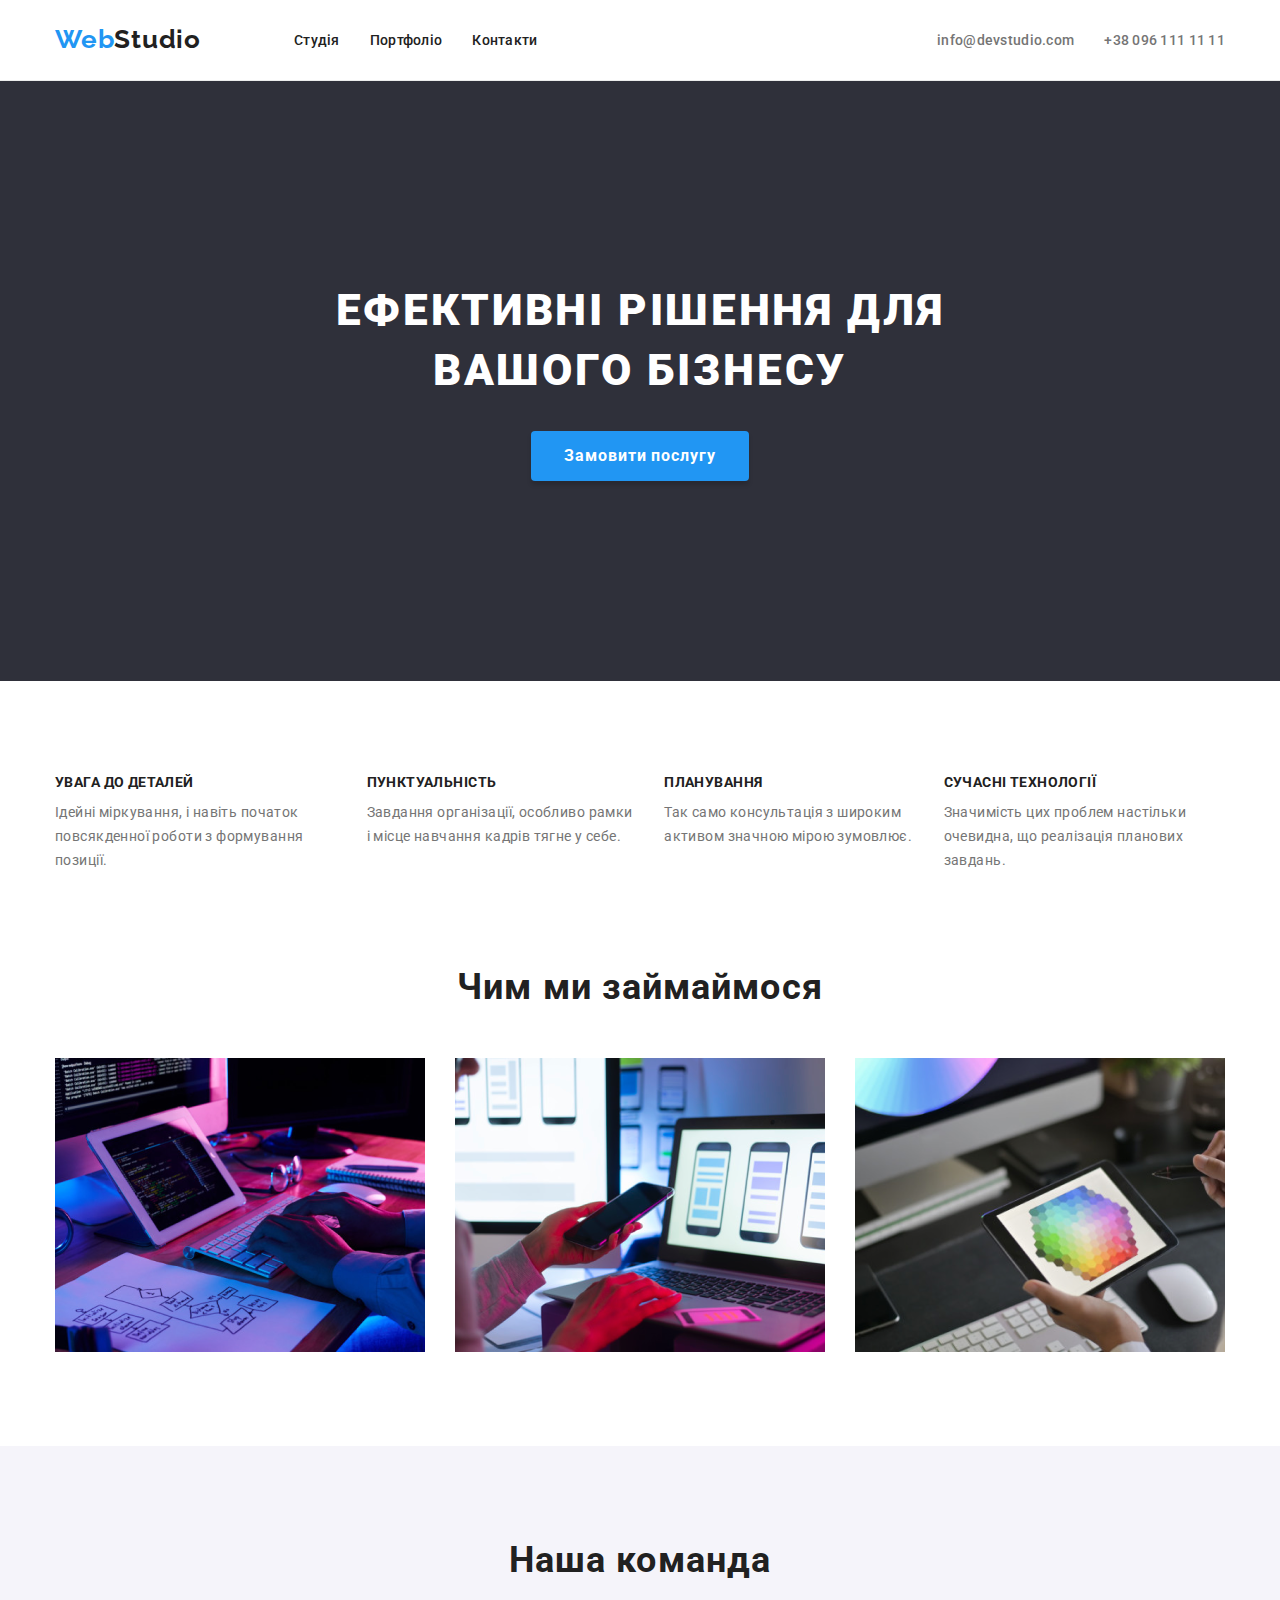
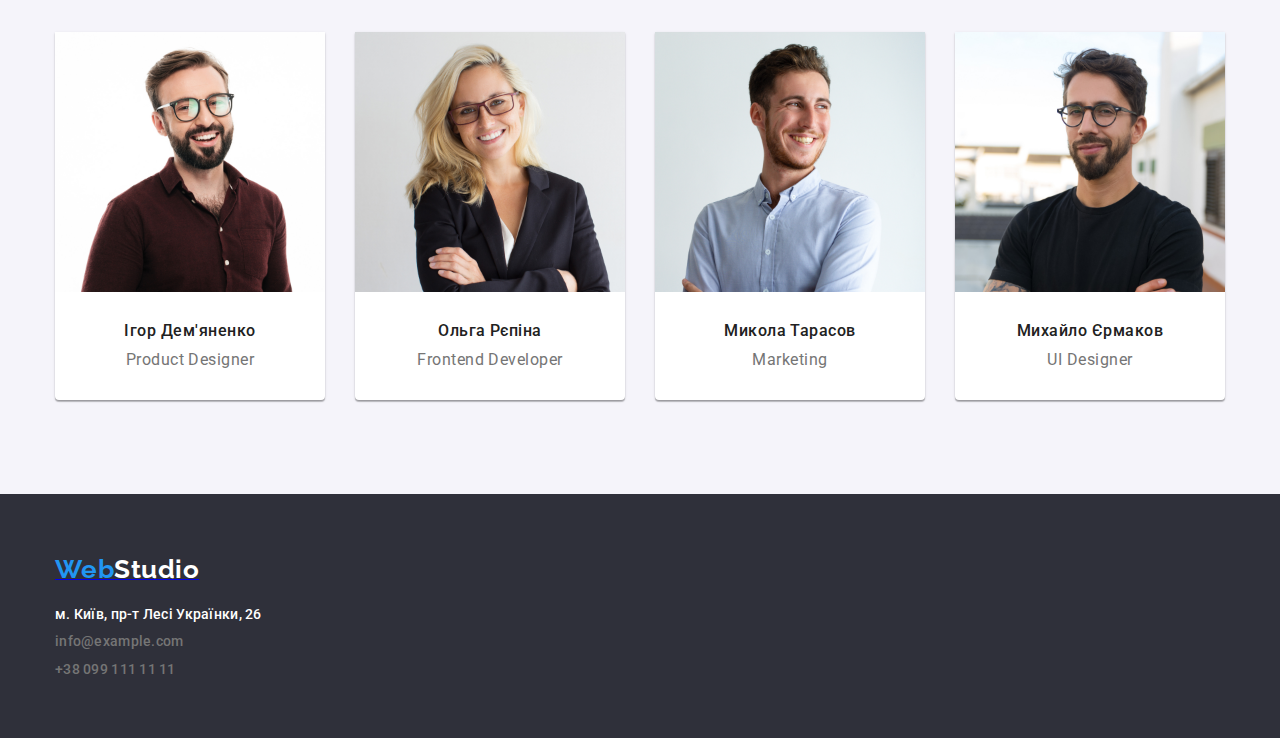
<file: index.html>
<!DOCTYPE html>
<html lang="uk">

<head>
    <meta charset="UTF-8">
    <meta http-equiv="X-UA-Compatible" content="IE=edge">
    <meta name="viewport" content="width=device-width, initial-scale=1.0">
    <title>WebStudio</title>
    <link rel="preconnect" href="https://fonts.googleapis.com">
    <link rel="preconnect" href="https://fonts.gstatic.com" crossorigin>
    <link
        href="https://fonts.googleapis.com/css2?family=Raleway:wght@700&family=Roboto:wght@400;500;700;900&display=swap"
        rel="stylesheet">
    <link rel="stylesheet" href="https://cdn.jsdelivr.net/npm/modern-normalize@1.1.0/modern-normalize.min.css">
    <link rel="stylesheet" href="./styles/styles.css" />
</head>

<body>
    <!--header-->
    <header class="page-header">
        <div class="container page-header-container">
            <nav class="header-nav">
                <a class="logo link" href="./index.html"><span class="logo-web">Web</span><span
                        class="logo-studio">Studio</span></a>
                <ul class="menu list">
                    <li>
                        <a class="menu-link link" href="./index.html">Студія</a>
                    </li>
                    <li>
                        <a class="menu-link link" href="./portfolio.html">Портфоліо</a>
                    </li>
                    <li>
                        <a class="menu-link link" href="#">Контакти</a>
                    </li>
                </ul>
            </nav>
                <ul class="menu list">
                    <li>
                        <a class="contact-mail menu-link link" href="mailto:info@devstudio.com">info@devstudio.com</a>
                    </li>
                    <li>
                        <a class="contact-number menu-link link" href="tel+380961111111">+38 096 111 11 11</a>
                    </li>
                </ul>
        </div>
    </header>
    <!--main-->
    <main>
        <!--Замовити послугу-->
        <section class="hero">
            <div class="container">
        <h1 class="hero-title">
            Ефективні рішення для вашого бізнесу
        </h1>
        <button class="modal-open-btn" type="button">Замовити послугу</button>
            </div>
        </section>
        <!--Особливості-->
        <section class="section characteristics">
            <div class="container">
<ul class="menu list">
    <li>
        <h2 class="section-title">УВАГА ДО ДЕТАЛЕЙ</h2>
        <p class="paragraph">Ідейні міркування, і навіть початок повсякденної роботи з формування
            позиції.</p>
    </li>
    <li>
        <h2 class="section-title">ПУНКТУАЛЬНІСТЬ</h2>
        <p class="paragraph">Завдання організації, особливо рамки і місце навчання кадрів тягне у себе.
        </p>
    </li>
    <li>
        <h2 class="section-title">ПЛАНУВАННЯ</h2>
        <p class="paragraph">Так само консультація з широким активом значною мірою зумовлює.</p>
    </li>
    <li>
        <h2 class="section-title">СУЧАСНІ ТЕХНОЛОГІЇ</h2>
        <p class="paragraph">Значимість цих проблем настільки очевидна, що реалізація планових завдань.
        </p>
    </li>
</ul>
            </div>
        </section>
        <!--Чим ми займаймося-->
        <section class="section pictures">
            <div class="container">
                <h3 class="section-title-item">Чим ми займаймося</h3>
                <ul class="menu list image-list">
                    <li><img src="./images/box_1.png" alt="photo1" width="370"></li>
                    <li><img src="./images/box_2.png" alt="photo2" width="370"></li>
                    <li><img src="./images/box_3.png" alt="photo3" width="370"></li>
                </ul>
            </div>
        </section>
        <!--Наша команда-->
        <section class="section employees">
            <div class="container">
                <h3 class="section-title-item">Наша команда</h3>
                <ul class="menu list workers-list">
                    <li>
                            <img src="./images/img.jpg" alt="Ігор Дем'яненко" width="270">
                            <h4 class="main-title">Ігор Дем'яненко</h4>
                            <p class="paragraph-title">Product Designer</p>
                    </li>
                    <li>
                            <img src="./images/img-2.jpg" alt="Ольга Рєпіна" width="270">
                            <h4 class="main-title">Ольга Рєпіна</h4>
                            <p class="paragraph-title">Frontend Developer</p>
                    </li>
                    <li >
                            <img src="./images/img-3.jpg" alt="Микола Тарасов" width="270">
                            <h4 class="main-title">Микола Тарасов</h4>
                            <p class="paragraph-title">Marketing</p>
                    </li>
                    <li>
                            <img src="./images/img-4.jpg" alt="Михайло Єрмаков" width="270">
                            <h4 class="main-title">Михайло Єрмаков</h4>
                            <p class="paragraph-title">UI Designer</p>
                    </li>
                </ul>
            </div>
        </section>
    </main>
    <!--footer-->
    <footer class="page-footer">
        <div class="container page-footer-container">
                <a class="link-logo" href="./index.html"><span class="logo-web-footer webstudio">Web</span><span
                        class="logo-studio-footer webstudio">Studio</span></a>
            <!--адресса-->
            <address>
                <ul class="contact-panel">
                    <li><a class="contact-nav"
                            href="https://www.google.com/maps/dir//Lesi+Ukrainky+Blvd,+26,+Kyiv,+Ukraine,+02000/@50.4265947,30.5380962,19.89z/data=!4m9!4m8!1m0!1m5!1m1!1s0x40d4cf0e033ecbe9:0x57a4dffefec77da0!2m2!1d30.5383858!2d50.4265807!3e0">м.
                            Київ, пр-т Лесі Українки, 26</a></li>
                    <li><a class="contact-mail-footer" href="mailto:info@example.com">info@example.com</a>
                    </li>
                    <li><a class="contact-number-footer" href="tel:+380991111111">+38 099
                            111 11 11</a></li>
                </ul>
            </address>
        </div>
    </footer>
</body>
</html>
</file>
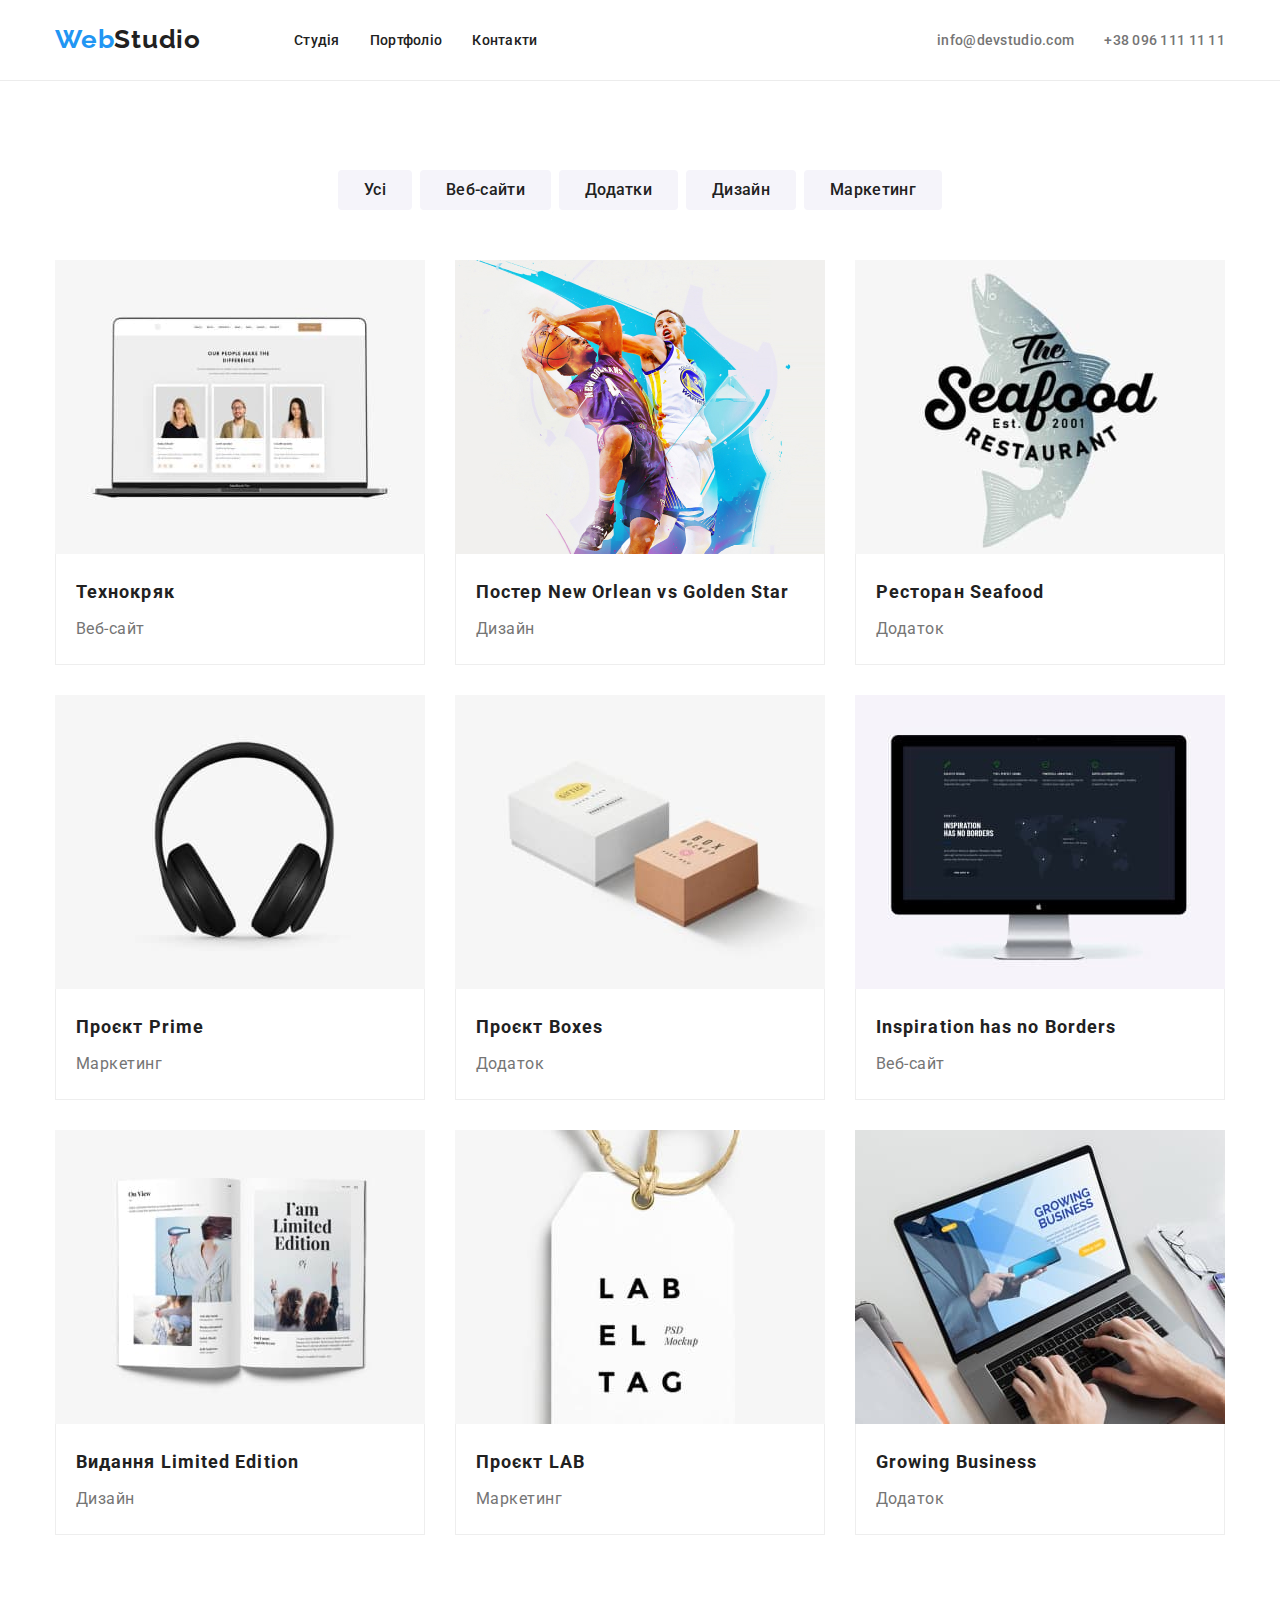
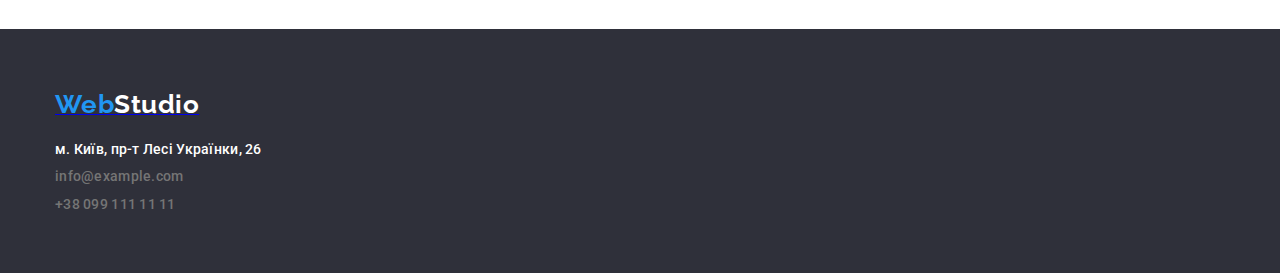
<file: portfolio.html>
<!DOCTYPE html>
<html lang="uk">
    <head>
        <meta charset="UTF-8">
        <meta http-equiv="X-UA-Compatible" content="IE=edge">
        <meta name="viewport" content="width=device-width, initial-scale=1.0">
        <title>WebStudio</title>
        <link rel="preconnect" href="https://fonts.googleapis.com">
        <link rel="preconnect" href="https://fonts.gstatic.com" crossorigin>
        <link href="https://fonts.googleapis.com/css2?family=Raleway:wght@700&family=Roboto:wght@400;500;700;900&display=swap"
            rel="stylesheet">
            <link rel="stylesheet" href="https://cdn.jsdelivr.net/npm/modern-normalize@1.1.0/modern-normalize.min.css">
        <link rel="stylesheet" href="./styles/styles.css" />
    </head>
    <body>
        <!--header-->
        <header class="page-header">
            <div class="container page-header-container">
                <nav class="header-nav">
                    <a class="logo link" href="./index.html"><span class="logo-web">Web</span><span
                            class="logo-studio">Studio</span></a>
                    <ul class="menu list">
                        <li>
                            <a class="menu-link link" href="./index.html">Студія</a>
                        </li>
                        <li>
                            <a class="menu-link link" href="./portfolio.html">Портфоліо</a>
                        </li>
                        <li>
                            <a class="menu-link link" href="#">Контакти</a>
                        </li>
                    </ul>
                </nav>
                <div>
                    <ul class="menu list">
                        <li>
                            <a class="contact-mail menu-link link" href="mailto:info@devstudio.com">info@devstudio.com</a>
                        </li>
                        <li>
                            <a class="contact-number menu-link link" href="tel+380961111111">+38 096 111 11 11</a>
                        </li>
                    </ul>
                </div>
            </div>
        </header>
        <!--Main-->
        <main>
            <section class="section-portfolio">
                    <div class="container background">
                            <!--Filters-->
                            <ul class="menu list button">
                                <li>
                                    <button type="button" class="headup_hover">Усі</button>
                                </li>
                                <li>
                                    <button type="button" class="headup_hover">Веб-сайти</button>
                                </li>
                                <li>
                                    <button type="button" class="headup_hover">Додатки</button>
                                </li>
                                <li>
                                    <button type="button" class="headup_hover">Дизайн</button>
                                </li>
                                <li>
                                    <button type="button" class="headup_hover">Маркетинг</button>
                                </li>
                            </ul>
                            <!--Projects-->
                            <ul class="menu list projects">
                                <li class="menu-item-card">
                                    <img class="group" src="./images/project-1.jpg" alt="Project1" width="370">
                                    <div class="project-text">
                                        <h2 class="section-title-portfolio">Технокряк</h2>
                                        <p class="paragraph-portfolio">Веб-сайт</p>
                                    </div>
                                </li>
                                <li class="menu-item-card">
                                    <img class="group" src="./images/project-2.jpg" alt="Project2" width="370">
                                    <div class="project-text">
                                        <h2 class="section-title-portfolio">Постер New Orlean vs Golden Star</h2>
                                        <p class="paragraph-portfolio">Дизайн</p>
                                    </div>
                                </li>
                                <li class="menu-item-card">
                                    <img class="group" src="./images/project-3.jpg" alt="Project3" width="370">
                                    <div class="project-text">
                                        <h2 class="section-title-portfolio">Ресторан Seafood</h2>
                                        <p class="paragraph-portfolio">Додаток</p>
                                    </div>
                                </li>
                                <li class="menu-item-card">
                                    <img class="group" src="./images/project-4.jpg" alt="Project4" width="370">
                                    <div class="project-text">
                                        <h2 class="section-title-portfolio">Проєкт Prime</h2>
                                        <p class="paragraph-portfolio">Маркетинг</p>
                                    </div>
                                </li>
                                <li class="menu-item-card">
                                    <img class="group" src="./images/project-5.jpg" alt="Project5" width="370">
                                    <div class="project-text">
                                        <h2 class="section-title-portfolio">Проєкт Boxes</h2>
                                        <p class="paragraph-portfolio">Додаток</p>
                                    </div>
                                </li>
                                <li class="menu-item-card">
                                    <img class="group" src="./images/project-6.jpg" alt="Project6" width="370">
                                    <div class="project-text">
                                        <h2 class="section-title-portfolio">Inspiration has no Borders</h2>
                                        <p class="paragraph-portfolio">Веб-сайт</p>
                                    </div>
                                </li>
                                <li class="menu-item-card">
                                    <img class="group" src="./images/project-7.jpg" alt="Project7" width="370">
                                    <div class="project-text">
                                        <h2 class="section-title-portfolio">Видання Limited Edition</h2>
                                        <p class="paragraph-portfolio">Дизайн</p>
                                    </div>
                                </li>
                                <li class="menu-item-card">
                                    <img class="group" src="./images/project-8.jpg" alt="Project8" width="370">
                                    <div class="project-text">
                                        <h2 class="section-title-portfolio">Проєкт LAB</h2>
                                        <p class="paragraph-portfolio">Маркетинг</p>
                                    </div>
                                </li>
                                <li class="menu-item-card">
                                    <img class="group" src="./images/project-9.jpg" alt="Project9" width="370">
                                    <div class="project-text">
                                        <h2 class="section-title-portfolio">Growing Business</h2>
                                        <p class="paragraph-portfolio">Додаток</p>
                                    </div>
                                </li>
                            </ul>
                    </div>
            </section>
        </main>
        <!--footer-->
    <footer class="page-footer">
        <div class="container page-footer-container">
            <a class="link-logo" href="./index.html"><span class="logo-web-footer">Web</span><span
                    class="logo-studio-footer">Studio</span></a>
                <!--адресса-->
                <address>
                    <ul class="contact-panel">
                        <li><a class="contact-nav"
                                href="https://www.google.com/maps/dir//Lesi+Ukrainky+Blvd,+26,+Kyiv,+Ukraine,+02000/@50.4265947,30.5380962,19.89z/data=!4m9!4m8!1m0!1m5!1m1!1s0x40d4cf0e033ecbe9:0x57a4dffefec77da0!2m2!1d30.5383858!2d50.4265807!3e0">м.
                                Київ, пр-т Лесі Українки, 26</a></li>
                        <li><a class="contact-mail-footer" href="mailto:info@example.com">info@example.com</a>
                        </li>
                        <li><a class="contact-number-footer" href="tel:+380991111111">+38 099
                                111 11 11</a></li>
                    </ul>
                </address>
            </div>
        </footer>
    </body>
</html>
</file>
<file: styles/styles.css>
:root {
--primary-font: 'Roboto', sans-serif;
--secondary-font: 'Raleway', sans-serif;
--text-color-theme-dark: #ffffff;
--text-color-theme-light: #212121;
--accent-color--: #2196F3;
}

h1,
h2,
h3,
h4,
h5,
h6,
p {
margin-top: 0;
margin-bottom: 0;
}

ul,
ol {
margin-top: 0;
margin-bottom: 0;
padding-left: 0;
padding-bottom: 0;
list-style: none;
}

img {
display: block;
max-width: 100%;
height: auto;
}

/* кнопка замовити послугу */

button {
cursor: pointer;
font-style: normal;
font-weight: 500;
font-size: 16px;
line-height: 1.62;
align-content: center;
}

body {
font-family: 'Roboto', sans-serif;
font-style: normal;
letter-spacing: 0.03em;
color: #757575;
}

/* прибираємо булети і підкреслювання */
.link {
text-decoration: none;
list-style: none;
font-weight: 500;
font-size: 14px;
line-height: 1.14;
letter-spacing: 0.02em;
color: #212121;
padding-top: 32px;
padding-bottom: 32px;
}

.list {
padding: 0;
margin: 0;
}


.logo {
margin-right: 93px;
padding-top: 24px;
padding-bottom: 25px;

}

.logo-web {
font-family: 'Raleway';
font-weight: 700;
font-size: 26px;
line-height: 1.19;
letter-spacing: 0.03em;
color: var(--accent-color--);
}

.logo-studio {
font-family: 'Raleway';
font-weight: 700;
font-size: 26px;
line-height: 1.19;
letter-spacing: 0.03em;
color: var(--text-color-theme-light);
}


/* header */
/*розмір вкладок у шапці */

.page-header {
width: 100%;
background-color: #ffffff;
border-bottom: 1px solid #ECECEC;
}

.page-header-container {
display: flex;
align-items: center;
justify-content: space-between;
}

.header-nav {
display: flex;
align-items: center;
}

.menu {
display: flex;
column-gap: 30px;
}

.menu list {
font-size: 14px;
line-height: 1.14;
letter-spacing: 0.02em;
color: #212121;
}

.menu-link:hover,
.menu-link:focus {
color: var(--accent-color--);
padding-top: 32px;
padding-bottom: 32px;
}


.contact-mail {
font-style: normal;
text-decoration: none;
list-style: none;
font-weight: 500;
font-size: 14px;
line-height: 1.14;
letter-spacing: 0.02em;
color: #757575;
padding-top: 32px;
padding-bottom: 32px;
}

.contact-number {
font-style: normal;
text-decoration: none;
list-style: none;
font-weight: 500;
font-size: 14px;
line-height: 1.14;
letter-spacing: 0.02em;
color: #757575;
padding-top: 32px;
padding-bottom: 32px;
}

.contact-mail:hover,
.contact-mail:focus {
color: var(--accent-color--);
}

.contact-number:hover,
.contact-number:focus {
color: var(--accent-color--);
}

/* main */

.hero {
padding-top: 200px;
padding-bottom: 200px;
text-align: center;
align-items: center;
background-color: #2F303A;
color: #ffffff;
}

.hero-title {
width: 696px;
margin-bottom: 30px;
font-weight: 900;
font-size: 44px;
line-height: 1.36;
text-align: center;
letter-spacing: 0.06em;
text-transform: uppercase;
color: #ffffff;
margin-left: auto;
margin-right: auto;
}

.modal-open-btn {
font-family: 'Roboto';
font-weight: 700;
font-size: 16px;
line-height: 1.8;
display: flex;
justify-content: center;
margin-left: auto;
margin-right: auto;
padding-top: 10px;
padding-bottom: 10px;
padding-left: 32px;
padding-right: 32px;
letter-spacing: 0.06em;
background-color: #2196F3;
color: #ffffff;
box-shadow: 0px 4px 4px rgba(0, 0, 0, 0.15);
border-radius: 4px;
border: 1px solid transparent;
}

.modal-open-btn:hover,
.modal-open-btn:focus {
cursor: pointer;
background-color: #ffffff;
color: #2196F3;
}

/* наші особливості */
.section {
background-color: #ffffff;
padding-top: 94px;
padding-bottom: 94px;
}

.characteristics {
padding-bottom: 0;
}

.pictures {
padding-bottom: 94px;
}

.container {
max-width: 1200px;
padding-left: 15px;
padding-right: 15px;
margin: 0 auto;
}

/* заголовки до списку особливостей */

.section-title {
font-style: normal;
font-weight: 700;
font-size: 14px;
line-height: 1.14;
letter-spacing: 0.03em;
text-transform: uppercase;
color: #212121;
margin-bottom: 10px;
}


.employees {
background-color: #F5F4FA;
}


.section-title-item {
font-family: 'Roboto';
font-style: normal;
font-weight: 700;
font-size: 36px;
line-height: 1.16;
text-align: center;
letter-spacing: 0.03em;
color: #212121;
margin-left: auto;
margin-right: auto;
margin-bottom: 50px;
}

.image-list {
column-gap: 30px;
}


.workers-list li{
flex-basis: calc((100% - 90px)/4);
background-color: #ffffff;
box-shadow: 0px 1px 3px rgba(0, 0, 0, 0.12),
0px 1px 1px rgba(0, 0, 0, 0.14),
0px 2px 1px rgba(0, 0, 0, 0.2);
border-radius: 0px 0px 4px 4px;
}


.paragraph {
font-style: normal;
font-weight: 400;
font-size: 14px;
line-height: 1.7;
letter-spacing: 0.03em;
color: #757575;
}


.menu list {
font-weight: 700;
font-size: 14px;
line-height: 1.14;
letter-spacing: 0.03em;
text-transform: uppercase;
color: #212121;
}


.main-title {
font-style: normal;
font-weight: 500;
font-size: 16px;
line-height: 1.18;
letter-spacing: 0.03em;
color: #212121;
text-align: center;
padding-top: 30px;
margin-bottom: 10px;
}

.paragraph-title {
font-style: normal;
font-weight: 400;
font-size: 16px;
line-height: 1.18;
letter-spacing: 0.03em;
color: #757575;
text-align: center;
padding-bottom: 30px;
}


/*кнопки на странице портфоліо */
/*filters*/

.headup_hover {
font-family: 'Roboto';
font-size: 16px;
font-weight: 500;
line-height: 1.62;
letter-spacing: 0.02em;
color: #212121;
background-color: #F5F4FA;
border-radius: 4px;
border: 1px solid transparent;
padding: 6px 25px;
}

.headup_hover:hover,
.headup_hover:focus {
cursor: pointer;
background-color: #2196F3;
color: #ffffff;
box-shadow: 0px 3px 1px rgba(0, 0, 0, 0.1),
0px 1px 2px rgba(0, 0, 0, 0.08),
0px 2px 2px rgba(0, 0, 0, 0.12);
border-radius: 4px;
}


.section-portfolio {
width: 100%;
background-color: #ffffff;
align-items: center;
margin-left: auto;
margin-right: auto;
padding-top: 89px;
padding-bottom: 94px;
}

.background {
max-width: 1200px;
background-color: #ffffff;
}


.projects {
display: flex;
flex-wrap: wrap;
gap: 30px;
}


.button {
gap: 8px;
margin-bottom: 50px;
margin-left: auto;
margin-right: auto;
display: flex;
justify-content: center;
}


.group {
margin-top: auto;
margin-bottom: auto;
margin-left: auto;
margin-right: auto;
}

.project-text {
border-left: 1px solid #EEEEEE;
border-right: 1px solid #EEEEEE;
border-bottom: 1px solid #EEEEEE;
margin-top: auto;
margin-bottom: auto;
margin-left: auto;
margin-right: auto;
padding-top: 20px;
padding-bottom: 20px;
padding-left: 20px;
padding-right: 20px;
}



.section-title-portfolio {
font-weight: 700;
font-size: 18px;
line-height: 2;
letter-spacing: 0.06em;
color: #212121;
margin-bottom: 4px;
}

.paragraph-portfolio {
font-weight: 400;
font-size: 16px;
line-height: 1.88;
letter-spacing: 0.03em;
color: #757575;
}

.page-footer {
width: 100%;
background-color: #2F303A;
padding-top: 60px;
padding-bottom: 60px;
}

.page-footer-container {
max-width: 1200px;
display: flex;
flex-direction: column;
}

.link-logo {
padding-top: 0;
padding-bottom: 0;
margin-bottom: 20px;
}

.webstudio {
margin-bottom: 20px;
}

.logo-web-footer {
font-family: 'Raleway';
font-weight: 700;
font-size: 26px;
line-height: 1.19;
letter-spacing: 0.03em;
color: #2196F3;
margin-bottom: 20px;
}

.logo-studio-footer {
font-family: 'Raleway';
font-style: normal;
font-weight: 700;
font-size: 26px;
line-height: 1.19;
color: #ffffff;
margin-bottom: 20px;
}

/*footer*/
/*розмір для адресси студії*/

.contact-panel li{
font-style: normal;
margin-bottom: 9px;
}


.contact-panel li:last-child{
margin-bottom: 0;
}


.contact-nav {
text-decoration: none;
list-style: none;
font-weight: 500;
font-size: 14px;
line-height: 1.14;
letter-spacing: 0.02em;
color: #ffffff;
margin-bottom: 9px;
}

.contact-nav:hover {
color: var(--accent-color--);
}

.contact-mail-footer {
text-decoration: none;
list-style: none;
font-weight: 500;
font-size: 14px;
line-height: 1.14;
letter-spacing: 0.02em;
color: #757575;
margin-top: 9px;
padding: 0;
}


.contact-number-footer {
text-decoration: none;
list-style: none;
font-weight: 500;
font-size: 14px;
line-height: 1.14;
letter-spacing: 0.02em;
color: #757575;
margin-top: 9px;
padding: 0;
}

.contact-mail-footer:hover,
.contact-mail-footer:focus {
color: var(--accent-color--);
}

.contact-number-footer:hover,
.contact-number-footer:focus {
color: var(--accent-color--);
}
</file>
